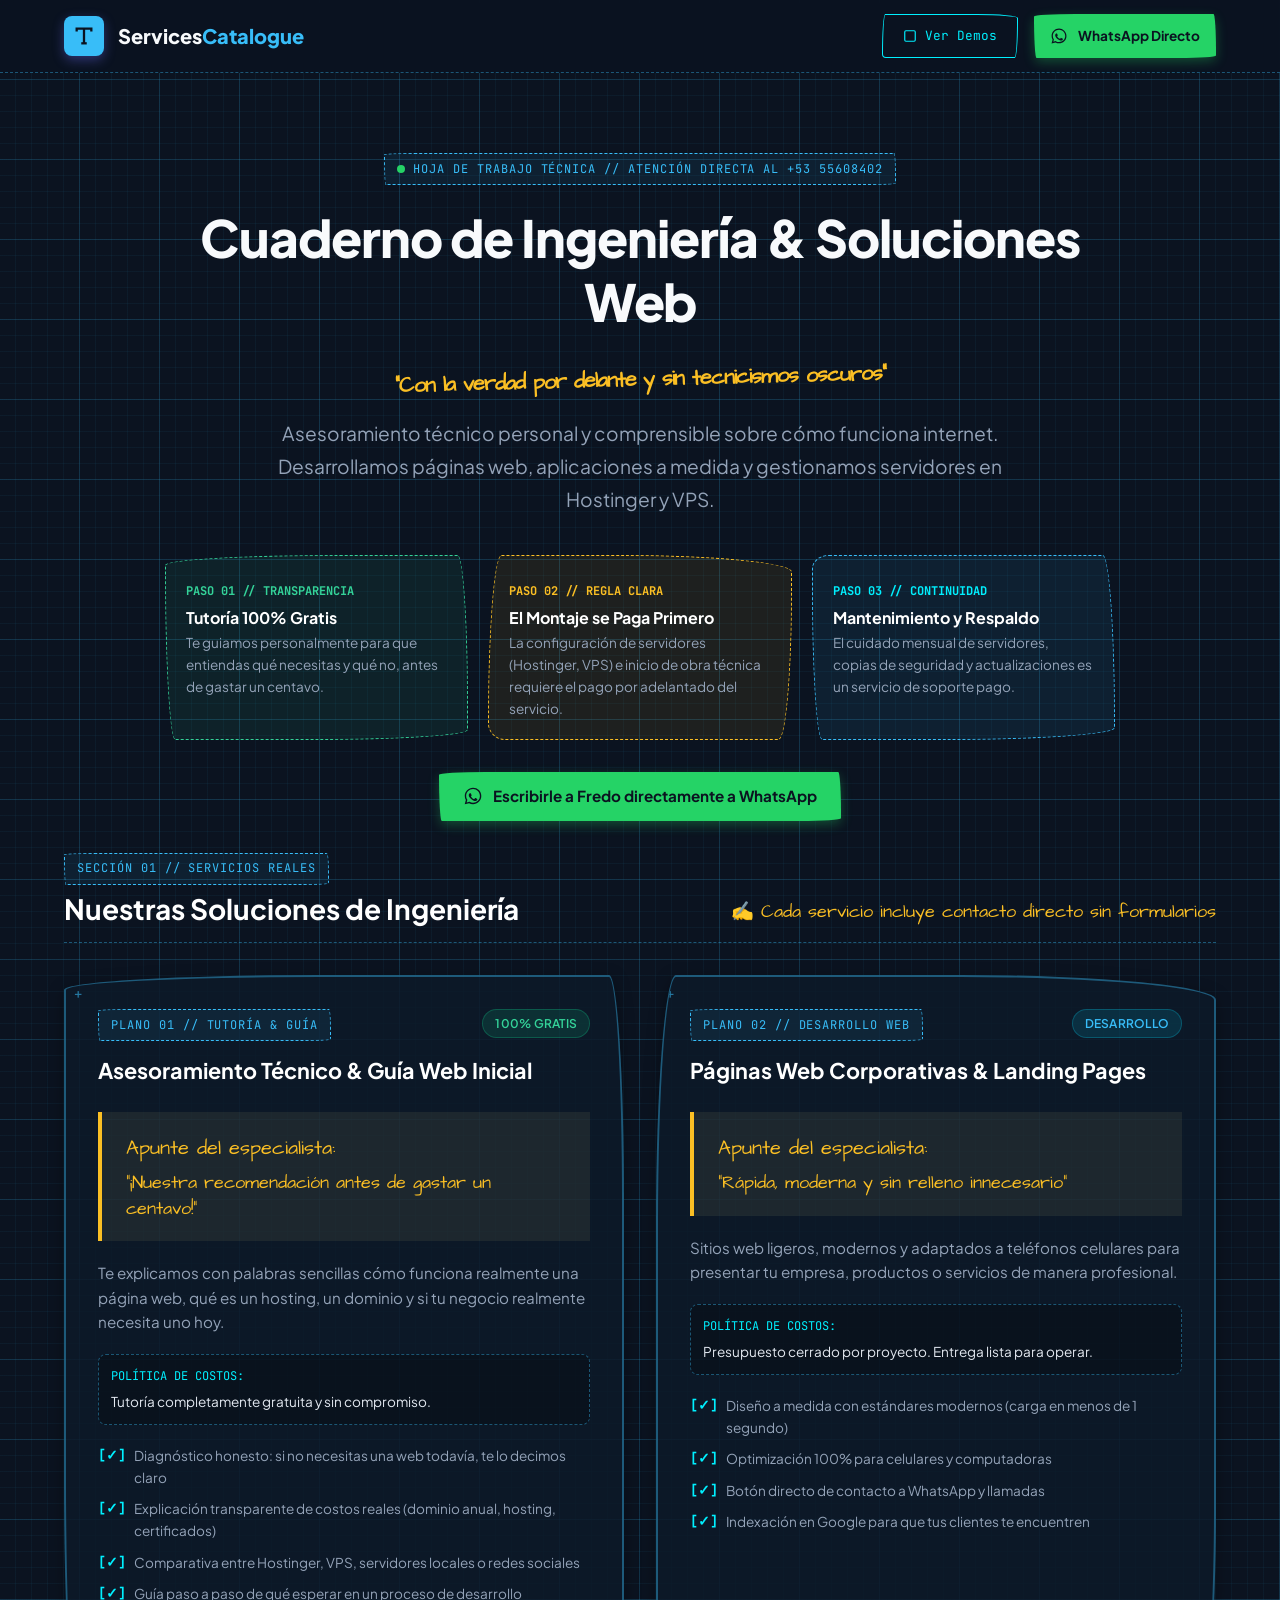
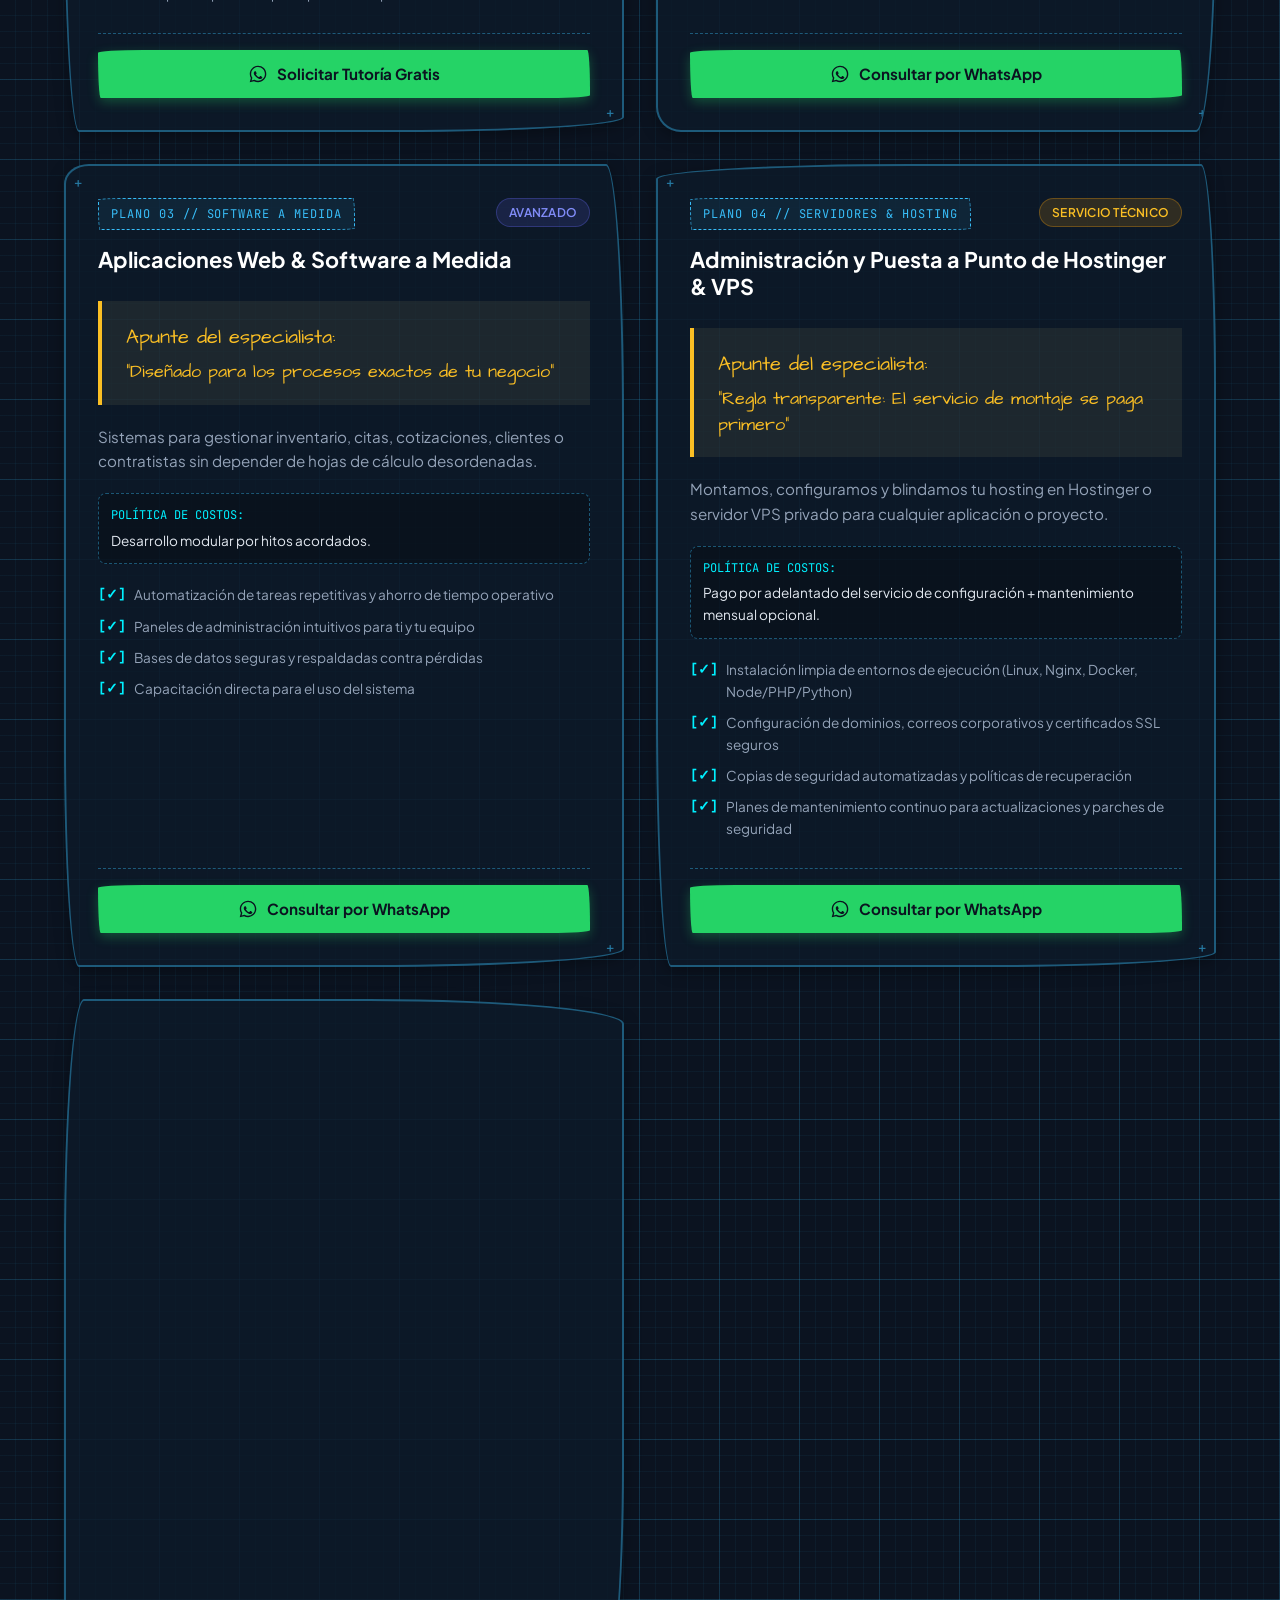
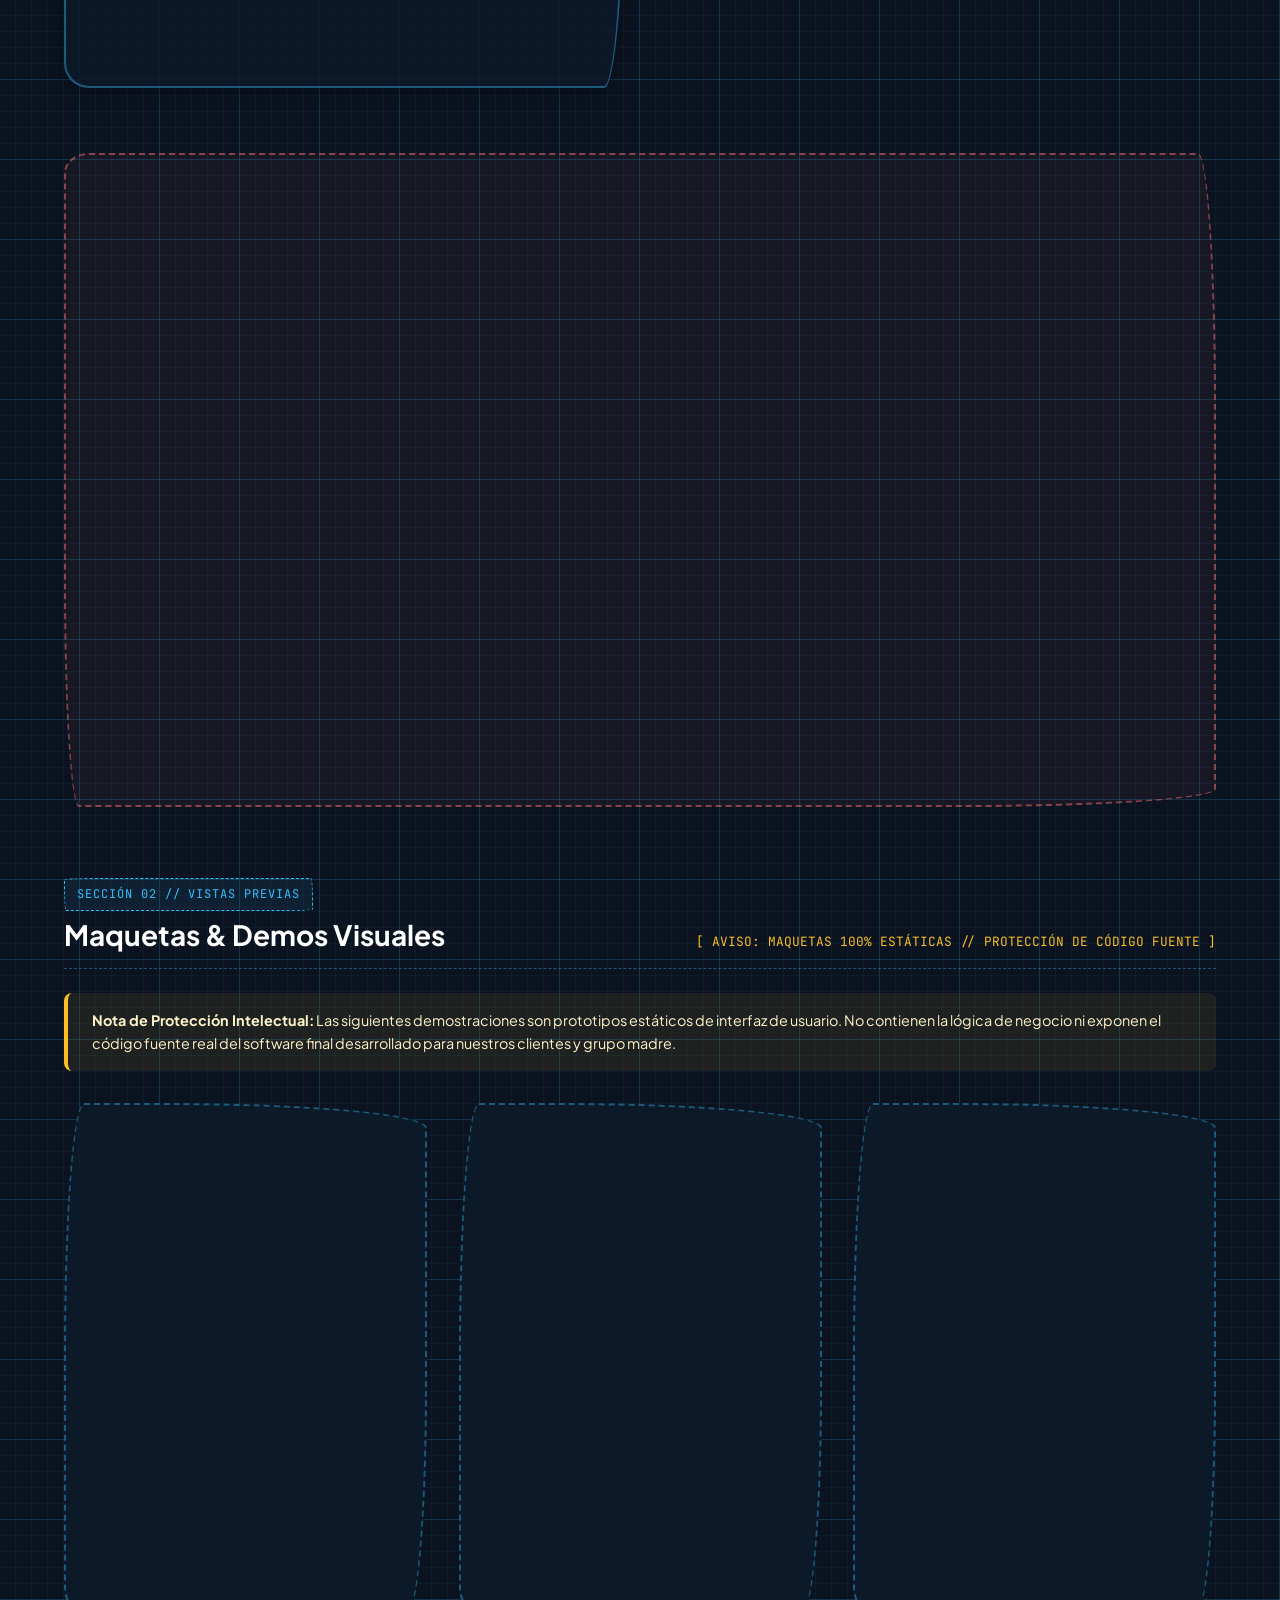
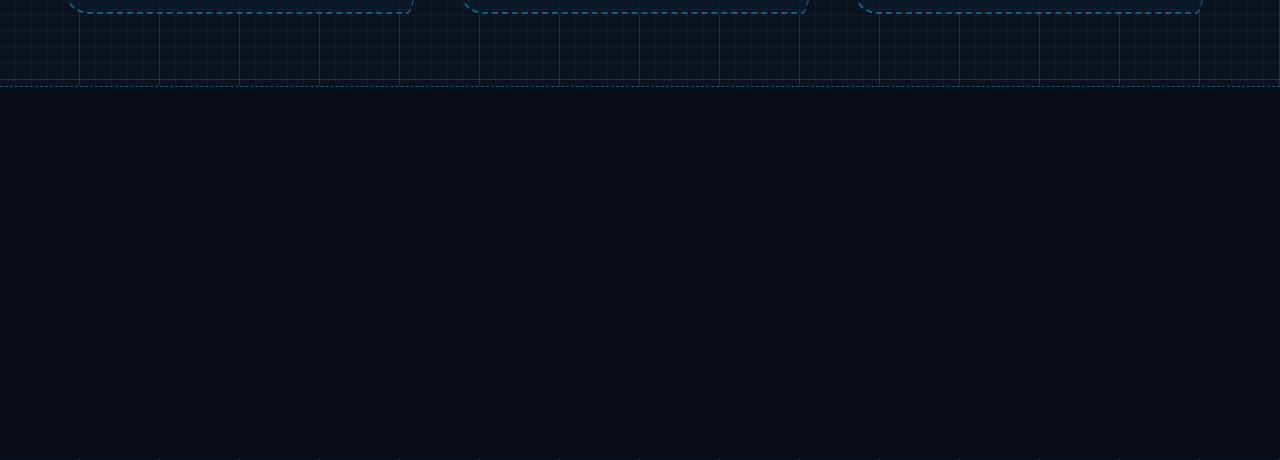
<file: index.html>
<!DOCTYPE html>
<html lang="es">
<head>
  <meta charset="UTF-8">
  <meta name="viewport" content="width=device-width, initial-scale=1.0">
  <title>Services Catalogue | Cuaderno Técnico & Soluciones Web</title>
  <meta name="description" content="Asesoría técnica web transparente, páginas web, desarrollo de software a medida y administración de servidores Hostinger/VPS. Contacto directo por WhatsApp.">
  <meta name="theme-color" content="#0b1320">

  <!-- Google Fonts: JetBrains Mono (Plano/Tech) + Architects Daughter (Notas a mano) + Plus Jakarta Sans (Lectura) -->
  <link rel="preconnect" href="https://fonts.googleapis.com">
  <link rel="preconnect" href="https://fonts.gstatic.com" crossorigin>
  <link href="https://fonts.googleapis.com/css2?family=Architects+Daughter&family=JetBrains+Mono:wght@400;600;700&family=Plus+Jakarta+Sans:wght@400;600;700&display=swap" rel="stylesheet">

  <!-- Stylesheets -->
  <link rel="stylesheet" href="styles/main.css">
  <link rel="stylesheet" href="styles/components.css">
  <link rel="stylesheet" href="styles/animations.css">
  <link rel="stylesheet" href="styles/blueprint.css">
</head>
<body>

  <!-- Top Navigation Bar -->
  <header class="navbar" id="top-nav" style="border-bottom: 1.5px dashed var(--bp-card-border);">
    <div class="container nav-container">
      <a href="#" class="brand" aria-label="Inicio">
        <div class="brand-icon" style="background: var(--ink-blue); color: #0b1320;">
          <svg width="22" height="22" viewBox="0 0 24 24" fill="none" stroke="currentColor" stroke-width="2.5">
            <polyline points="4 7 4 4 20 4 20 7"></polyline>
            <line x1="9" y1="20" x2="15" y2="20"></line>
            <line x1="12" y1="4" x2="12" y2="20"></line>
          </svg>
        </div>
        <div class="brand-text">Services<span>Catalogue</span></div>
      </a>

      <div class="nav-actions">
        <a href="#seccion-demos" class="btn-blueprint" style="font-size: 0.8rem;">
          <svg width="14" height="14" viewBox="0 0 24 24" fill="none" stroke="currentColor" stroke-width="2">
            <rect x="3" y="3" width="18" height="18" rx="2" ry="2"></rect>
          </svg>
          Ver Demos
        </a>
        <a id="nav-whatsapp-btn" href="#" target="_blank" rel="noopener noreferrer" class="btn-whatsapp" style="font-size: 0.85rem; padding: 0.5rem 1rem;">
          <svg width="18" height="18" viewBox="0 0 24 24" fill="currentColor">
            <path d="M12.04 2c-5.46 0-9.91 4.45-9.91 9.91 0 1.75.46 3.45 1.32 4.95L2.05 22l5.25-1.38c1.45.79 3.08 1.21 4.74 1.21 5.46 0 9.91-4.45 9.91-9.91 0-2.65-1.03-5.14-2.9-7.01A9.816 9.816 0 0 0 12.04 2zm.01 1.67c4.55 0 8.24 3.7 8.24 8.24 0 2.2-.86 4.28-2.42 5.83a8.217 8.217 0 0 1-5.83 2.42c-1.48 0-2.94-.39-4.21-1.15l-.3-.18-3.12.82.83-3.04-.2-.31a8.19 8.19 0 0 1-1.26-4.39c0-4.54 3.7-8.24 8.25-8.24zm4.52 11.66c-.25-.13-1.47-.72-1.7-.81-.23-.08-.39-.13-.56.13-.17.25-.64.81-.79.97-.14.17-.29.19-.54.06-.25-.13-1.06-.39-2.02-1.25-.75-.67-1.26-1.5-1.4-1.75-.15-.25-.02-.39.11-.51.11-.11.25-.29.38-.44.13-.15.17-.25.25-.42.08-.17.04-.32-.02-.44-.06-.13-.56-1.35-.77-1.85-.2-.49-.41-.42-.56-.43h-.48c-.17 0-.44.06-.67.32-.23.25-.88.86-.88 2.1 0 1.24.9 2.44 1.03 2.61.13.17 1.78 2.72 4.31 3.81.6.26 1.07.41 1.44.53.61.19 1.16.17 1.6.1.49-.07 1.47-.6 1.68-1.18.21-.59.21-1.09.15-1.19-.06-.1-.23-.17-.48-.29z"/>
          </svg>
          <span>WhatsApp Directo</span>
        </a>
      </div>
    </div>
  </header>

  <!-- Hero Section (Blueprint & Notes Style) -->
  <section class="hero" id="hero-section" style="padding-bottom: 2rem;">
    <div class="container">
      <div style="margin-bottom: 1.25rem;">
        <span class="blueprint-stamp">
          <span style="display: inline-block; width: 8px; height: 8px; border-radius: 50%; background: #25d366;"></span>
          HOJA DE TRABAJO TÉCNICA // ATENCIÓN DIRECTA AL +53 55608402
        </span>
      </div>

      <h1 class="hero-title" style="font-size: clamp(1.6rem, 5.5vw, 3.2rem); letter-spacing: -0.02em;">
        Cuaderno de Ingeniería & Soluciones Web <br>
        <span class="handwritten" style="color: var(--ink-amber); margin-top: 0.5rem;">
          "Con la verdad por delante y sin tecnicismos oscuros"
        </span>
      </h1>

      <p class="hero-subtitle" style="max-width: 780px;">
        Asesoramiento técnico personal y comprensible sobre cómo funciona internet. Desarrollamos páginas web, aplicaciones a medida y gestionamos servidores en Hostinger y VPS.
      </p>

      <!-- Reglas Claras / Banner de Transparencia -->
      <div style="display: grid; grid-template-columns: repeat(auto-fit, minmax(min(100%, 250px), 1fr)); gap: 1.25rem; max-width: 950px; margin: 2rem auto; text-align: left;">
        <div style="padding: 1.25rem; background: rgba(52, 211, 153, 0.08); border: 1.5px dashed var(--ink-emerald); border-radius: var(--rough-radius-1);">
          <span style="font-family: var(--font-tech); font-size: 0.75rem; color: var(--ink-emerald); font-weight: 700;">PASO 01 // TRANSPARENCIA</span>
          <h4 style="color: #fff; margin: 0.4rem 0 0.25rem;">Tutoría 100% Gratis</h4>
          <p style="font-size: 0.85rem; color: var(--ink-muted); margin: 0;">
            Te guiamos personalmente para que entiendas qué necesitas y qué no, antes de gastar un centavo.
          </p>
        </div>

        <div style="padding: 1.25rem; background: rgba(251, 191, 36, 0.08); border: 1.5px dashed var(--ink-amber); border-radius: var(--rough-radius-2);">
          <span style="font-family: var(--font-tech); font-size: 0.75rem; color: var(--ink-amber); font-weight: 700;">PASO 02 // REGLA CLARA</span>
          <h4 style="color: #fff; margin: 0.4rem 0 0.25rem;">El Montaje se Paga Primero</h4>
          <p style="font-size: 0.85rem; color: var(--ink-muted); margin: 0;">
            La configuración de servidores (Hostinger, VPS) e inicio de obra técnica requiere el pago por adelantado del servicio.
          </p>
        </div>

        <div style="padding: 1.25rem; background: rgba(56, 189, 248, 0.08); border: 1.5px dashed var(--ink-blue); border-radius: var(--rough-radius-3);">
          <span style="font-family: var(--font-tech); font-size: 0.75rem; color: var(--ink-cyan); font-weight: 700;">PASO 03 // CONTINUIDAD</span>
          <h4 style="color: #fff; margin: 0.4rem 0 0.25rem;">Mantenimiento y Respaldo</h4>
          <p style="font-size: 0.85rem; color: var(--ink-muted); margin: 0;">
            El cuidado mensual de servidores, copias de seguridad y actualizaciones es un servicio de soporte pago.
          </p>
        </div>
      </div>

      <div style="margin-top: 1.5rem;">
        <a id="hero-whatsapp-btn" href="#" target="_blank" rel="noopener noreferrer" class="btn-whatsapp" style="max-width: 100%;">
          <svg width="20" height="20" viewBox="0 0 24 24" fill="currentColor">
            <path d="M12.04 2c-5.46 0-9.91 4.45-9.91 9.91 0 1.75.46 3.45 1.32 4.95L2.05 22l5.25-1.38c1.45.79 3.08 1.21 4.74 1.21 5.46 0 9.91-4.45 9.91-9.91 0-2.65-1.03-5.14-2.9-7.01A9.816 9.816 0 0 0 12.04 2zm.01 1.67c4.55 0 8.24 3.7 8.24 8.24 0 2.2-.86 4.28-2.42 5.83a8.217 8.217 0 0 1-5.83 2.42c-1.48 0-2.94-.39-4.21-1.15l-.3-.18-3.12.82.83-3.04-.2-.31a8.19 8.19 0 0 1-1.26-4.39c0-4.54 3.7-8.24 8.25-8.24zm4.52 11.66c-.25-.13-1.47-.72-1.7-.81-.23-.08-.39-.13-.56.13-.17.25-.64.81-.79.97-.14.17-.29.19-.54.06-.25-.13-1.06-.39-2.02-1.25-.75-.67-1.26-1.5-1.4-1.75-.15-.25-.02-.39.11-.51.11-.11.25-.29.38-.44.13-.15.17-.25.25-.42.08-.17.04-.32-.02-.44-.06-.13-.56-1.35-.77-1.85-.2-.49-.41-.42-.56-.43h-.48c-.17 0-.44.06-.67.32-.23.25-.88.86-.88 2.1 0 1.24.9 2.44 1.03 2.61.13.17 1.78 2.72 4.31 3.81.6.26 1.07.41 1.44.53.61.19 1.16.17 1.6.1.49-.07 1.47-.6 1.68-1.18.21-.59.21-1.09.15-1.19-.06-.1-.23-.17-.48-.29z"/>
          </svg>
          <span>Escribirle a Fredo directamente a WhatsApp</span>
        </a>
      </div>
    </div>
  </section>

  <!-- Main Blueprint Services Listing -->
  <main class="container" id="main-content">

    <div style="display: flex; justify-content: space-between; align-items: flex-end; margin-bottom: 2rem; border-bottom: 1.5px dashed var(--bp-card-border); padding-bottom: 1rem; flex-wrap: wrap; gap: 1rem;">
      <div>
        <span class="blueprint-stamp">SECCIÓN 01 // SERVICIOS REALES</span>
        <h2 style="font-size: clamp(1.4rem, 4vw, 1.75rem); color: #fff; margin-top: 0.4rem;">Nuestras Soluciones de Ingeniería</h2>
      </div>
      <div style="font-family: var(--font-hand); color: var(--ink-amber); font-size: clamp(1rem, 2.8vw, 1.15rem);">
        ✍️ Cada servicio incluye contacto directo sin formularios
      </div>
    </div>

    <!-- Dynamic Grid injected via catalogue.js -->
    <div class="services-grid" id="services-grid"></div>

    <!-- SECCIÓN ESPECIAL: HABLEMOS CLARO (PARA CUBA) -->
    <section class="cuba-section" id="seccion-cuba">
      <div style="display: flex; justify-content: space-between; align-items: flex-start; gap: 1rem; margin-bottom: 1.25rem; flex-wrap: wrap;">
        <div>
          <span class="cuba-badge">ATENCIÓN ESPECIALIZADA EN CUBA</span>
          <h2 style="font-size: clamp(1.4rem, 4vw, 1.85rem); color: #fff; margin-top: 0.5rem; letter-spacing: -0.02em;">
            Hablemos Claro: Para Nuestra Gente en la Isla 🇨🇺
          </h2>
        </div>
        <span class="blueprint-stamp" style="border-color: var(--ink-cuba); color: var(--ink-cuba);">
          ANÁLISIS DE FACTIBILIDAD
        </span>
      </div>

      <p style="font-size: clamp(0.92rem, 2.5vw, 1.05rem); color: #f8fafc; line-height: 1.7; margin-bottom: 1.25rem; max-width: 950px;">
        A nuestra gente no se le ponen límites, <strong>se le habla claro</strong>. No venimos a pintarte un paisaje idílico que no puedas sostener por culpa de la realidad eléctrica y de conectividad que vive el país cada segundo.
      </p>

      <div class="margin-note" style="border-left-color: var(--ink-cuba); background: rgba(248, 113, 113, 0.08);">
        <div class="margin-note-title" style="color: var(--ink-cuba);">Diagnóstico de Realidad:</div>
        <p style="font-family: var(--font-hand); color: #fecaca; font-size: clamp(1rem, 2.8vw, 1.15rem); margin: 0; line-height: 1.5;">
          "Si eres un cubano de a pie o un emprendedor en Cuba y necesitas una web o un sistema, nos sentamos a discutirlo con la verdad por delante: si un hosting en el extranjero es viable para ti o si la solución real y económica para tu negocio es montarte un servidor en una PC local con Nauta Hogar, DDNS o una intranet comercial offline."
        </p>
      </div>

      <div style="display: grid; grid-template-columns: repeat(auto-fit, minmax(min(100%, 250px), 1fr)); gap: 1.25rem; margin: 2rem 0;">
        <div style="padding: 1rem; background: rgba(0,0,0,0.3); border-radius: 8px; border: 1px dashed rgba(248, 113, 113, 0.4);">
          <h4 style="color: var(--ink-cuba); margin-bottom: 0.35rem;">1. Cero Venta de Humo</h4>
          <p style="font-size: 0.85rem; color: var(--ink-muted); margin: 0;">
            Evaluamos si tu negocio realmente necesita pagos en divisas o si te basta un catálogo local de alta velocidad.
          </p>
        </div>

        <div style="padding: 1rem; background: rgba(0,0,0,0.3); border-radius: 8px; border: 1px dashed rgba(248, 113, 113, 0.4);">
          <h4 style="color: var(--ink-cuba); margin-bottom: 0.35rem;">2. Servidor en PC Local / Nauta Hogar</h4>
          <p style="font-size: 0.85rem; color: var(--ink-muted); margin: 0;">
            Configuración de equipos locales con túneles seguros para atender tu negocio sin depender de pasarelas internacionales.
          </p>
        </div>

        <div style="padding: 1rem; background: rgba(0,0,0,0.3); border-radius: 8px; border: 1px dashed rgba(248, 113, 113, 0.4);">
          <h4 style="color: var(--ink-cuba); margin-bottom: 0.35rem;">3. Sistemas Offline-First</h4>
          <p style="font-size: 0.85rem; color: var(--ink-muted); margin: 0;">
            Sistemas que siguen funcionando y cobrando aunque se caiga la conexión o ocurran interrupciones.
          </p>
        </div>
      </div>

      <div style="display: flex; justify-content: flex-end;">
        <a id="cuba-whatsapp-btn" href="#" target="_blank" rel="noopener noreferrer" class="btn-whatsapp" style="background: #ef4444; color: #fff !important;">
          <svg width="20" height="20" viewBox="0 0 24 24" fill="currentColor">
            <path d="M12.04 2c-5.46 0-9.91 4.45-9.91 9.91 0 1.75.46 3.45 1.32 4.95L2.05 22l5.25-1.38c1.45.79 3.08 1.21 4.74 1.21 5.46 0 9.91-4.45 9.91-9.91 0-2.65-1.03-5.14-2.9-7.01A9.816 9.816 0 0 0 12.04 2zm.01 1.67c4.55 0 8.24 3.7 8.24 8.24 0 2.2-.86 4.28-2.42 5.83a8.217 8.217 0 0 1-5.83 2.42c-1.48 0-2.94-.39-4.21-1.15l-.3-.18-3.12.82.83-3.04-.2-.31a8.19 8.19 0 0 1-1.26-4.39c0-4.54 3.7-8.24 8.25-8.24zm4.52 11.66c-.25-.13-1.47-.72-1.7-.81-.23-.08-.39-.13-.56.13-.17.25-.64.81-.79.97-.14.17-.29.19-.54.06-.25-.13-1.06-.39-2.02-1.25-.75-.67-1.26-1.5-1.4-1.75-.15-.25-.02-.39.11-.51.11-.11.25-.29.38-.44.13-.15.17-.25.25-.42.08-.17.04-.32-.02-.44-.06-.13-.56-1.35-.77-1.85-.2-.49-.41-.42-.56-.43h-.48c-.17 0-.44.06-.67.32-.23.25-.88.86-.88 2.1 0 1.24.9 2.44 1.03 2.61.13.17 1.78 2.72 4.31 3.81.6.26 1.07.41 1.44.53.61.19 1.16.17 1.6.1.49-.07 1.47-.6 1.68-1.18.21-.59.21-1.09.15-1.19-.06-.1-.23-.17-.48-.29z"/>
          </svg>
          <span>Hablar con Fredo sobre mi proyecto en Cuba</span>
        </a>
      </div>
    </section>

    <!-- SECCIÓN DE DEMOS VISUALES ESTÁTICAS -->
    <section id="seccion-demos" style="margin: 4.5rem 0;">
      <div style="display: flex; justify-content: space-between; align-items: flex-end; margin-bottom: 1.5rem; border-bottom: 1.5px dashed var(--bp-card-border); padding-bottom: 1rem; flex-wrap: wrap; gap: 1rem;">
        <div>
          <span class="blueprint-stamp">SECCIÓN 02 // VISTAS PREVIAS</span>
          <h2 style="font-size: 1.75rem; color: #fff; margin-top: 0.4rem;">Maquetas & Demos Visuales</h2>
        </div>
        <div style="font-family: var(--font-tech); font-size: 0.8rem; color: var(--ink-amber);">
          [ AVISO: MAQUETAS 100% ESTÁTICAS // PROTECCIÓN DE CÓDIGO FUENTE ]
        </div>
      </div>

      <div style="background: rgba(251, 191, 36, 0.08); border-left: 4px solid var(--ink-amber); padding: 1rem 1.5rem; border-radius: 8px; margin-bottom: 2rem;">
        <p style="font-size: 0.9rem; color: #fef3c7; margin: 0; line-height: 1.6;">
          <strong>Nota de Protección Intelectual:</strong> Las siguientes demostraciones son prototipos estáticos de interfaz de usuario. No contienen la lógica de negocio ni exponen el código fuente real del software final desarrollado para nuestros clientes y grupo madre.
        </p>
      </div>

      <!-- Injected via catalogue.js -->
      <div class="demos-grid" id="demos-grid"></div>
    </section>

  </main>

  <!-- Site Footer -->
  <footer class="footer" style="border-top: 1.5px dashed var(--bp-card-border); background: #080d16;">
    <div class="container">
      <div class="footer-grid">
        <div class="footer-brand">
          <div class="brand">
            <div class="brand-icon" style="background: var(--ink-blue); color: #0b1320;">
              <svg width="22" height="22" viewBox="0 0 24 24" fill="none" stroke="currentColor" stroke-width="2.5">
                <polyline points="4 7 4 4 20 4 20 7"></polyline>
                <line x1="9" y1="20" x2="15" y2="20"></line>
                <line x1="12" y1="4" x2="12" y2="20"></line>
              </svg>
            </div>
            <div class="brand-text">Services<span>Catalogue</span></div>
          </div>
          <p style="font-size: 0.88rem; color: var(--ink-muted); margin-top: 1rem; line-height: 1.6;">
            Cuaderno técnico de asesoramiento, desarrollo web y administración de servidores. Construido bajo principios de transparencia, honestidad y contacto directo.
          </p>
        </div>

        <div class="footer-col">
          <h4 style="font-family: var(--font-tech); color: var(--ink-cyan);">CANAL DIRECTO</h4>
          <ul class="footer-links">
            <li><a href="https://wa.me/5355608402" target="_blank" rel="noopener noreferrer">WhatsApp: +53 55608402</a></li>
            <li><a href="#hero-section">Tutoría Inicial Gratuita</a></li>
            <li><a href="#seccion-cuba">Atención Especializada en Cuba</a></li>
            <li><a href="#seccion-demos">Maquetas Visuales</a></li>
          </ul>
        </div>

        <div class="footer-col">
          <h4 style="font-family: var(--font-tech); color: var(--ink-cyan);">REGLAS DE SERVICIO</h4>
          <ul class="footer-links">
            <li style="color: var(--ink-muted); font-size: 0.85rem;">• Asesoría inicial: 100% Gratis</li>
            <li style="color: var(--ink-muted); font-size: 0.85rem;">• Montaje Hostinger/VPS: Pago previo</li>
            <li style="color: var(--ink-muted); font-size: 0.85rem;">• Mantenimiento: Póliza mensual</li>
            <li style="color: var(--ink-muted); font-size: 0.85rem;">• Código fuente protegido</li>
          </ul>
        </div>
      </div>

      <div class="footer-bottom" style="border-top: 1px dashed var(--bp-card-border);">
        <p>&copy; 2026 Services Catalogue. Todos los derechos reservados.</p>
        <p style="font-family: var(--font-tech); font-size: 0.75rem; color: var(--ink-muted);">
          Diseño Blueprint & Plano de Arquitecto // Sin dependencias externas
        </p>
      </div>
    </div>
  </footer>

  <!-- Scripts -->
  <script src="js/data.js"></script>
  <script src="js/catalogue.js"></script>
</body>
</html>
</file>
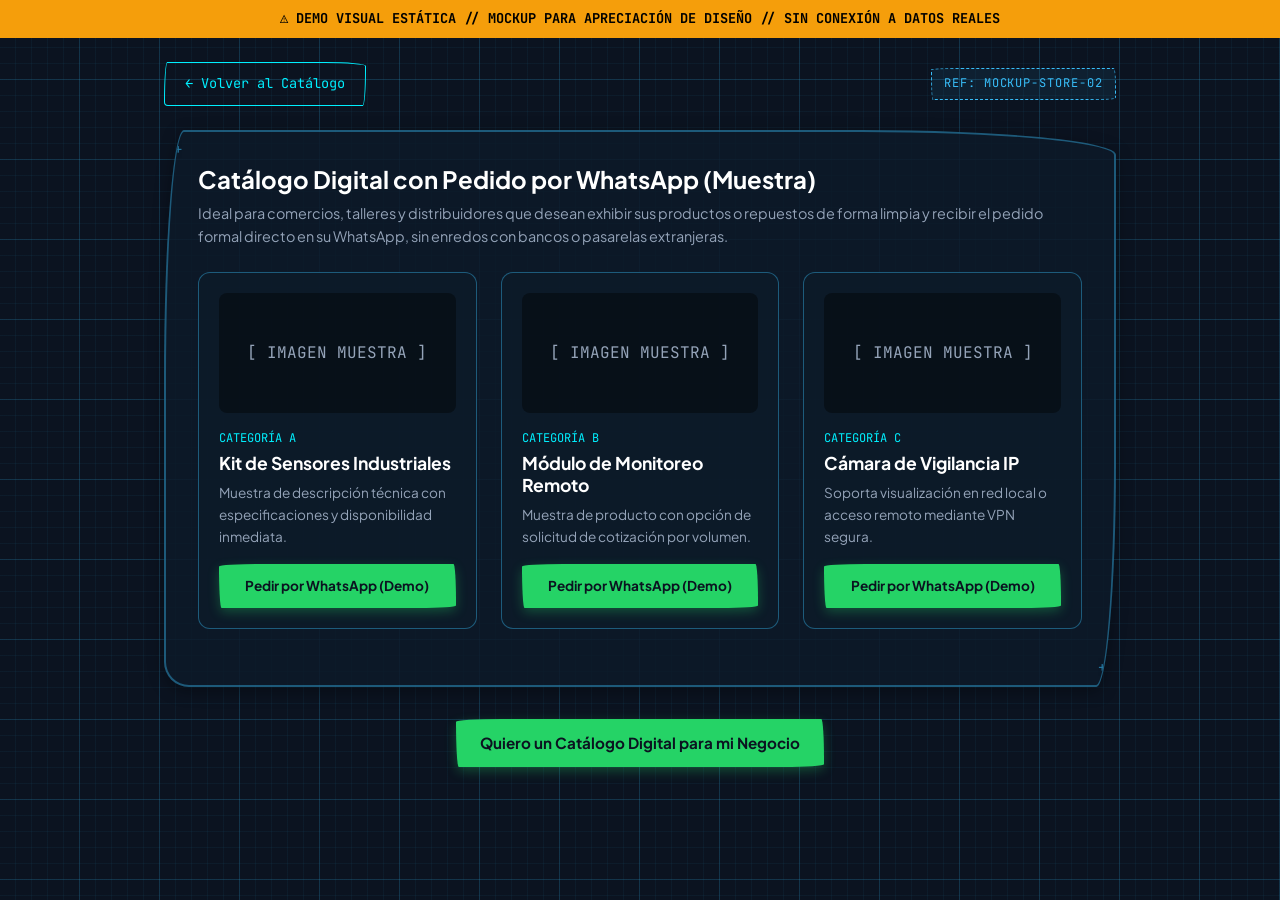
<file: demos/catalog-preview.html>
<!DOCTYPE html>
<html lang="es">
<head>
  <meta charset="UTF-8">
  <meta name="viewport" content="width=device-width, initial-scale=1.0">
  <title>Maqueta Visual: Catálogo Digital de Productos</title>
  <link rel="preconnect" href="https://fonts.googleapis.com">
  <link rel="preconnect" href="https://fonts.gstatic.com" crossorigin>
  <link href="https://fonts.googleapis.com/css2?family=JetBrains+Mono:wght@400;600&family=Plus+Jakarta+Sans:wght@400;600;700&display=swap" rel="stylesheet">
  <link rel="stylesheet" href="../styles/main.css">
  <link rel="stylesheet" href="../styles/blueprint.css">
  <style>
    .watermark-banner {
      background: #f59e0b;
      color: #000;
      text-align: center;
      padding: 0.5rem 1rem;
      font-weight: 700;
      font-size: 0.85rem;
      font-family: var(--font-tech);
      position: sticky;
      top: 0;
      z-index: 1000;
    }
    .preview-container {
      max-width: 1000px;
      margin: 1.5rem auto 3rem;
      padding: 0 clamp(0.75rem, 3vw, 1.5rem);
    }
    .product-grid {
      display: grid;
      grid-template-columns: repeat(auto-fit, minmax(min(100%, 250px), 1fr));
      gap: clamp(1rem, 3vw, 1.5rem);
      margin: 1.5rem 0;
    }
    .product-card {
      background: rgba(13, 27, 42, 0.9);
      border: 1px solid var(--bp-card-border);
      border-radius: 12px;
      padding: clamp(1rem, 2.5vw, 1.25rem);
      display: flex;
      flex-direction: column;
    }
  </style>
</head>
<body>

  <div class="watermark-banner">
    ⚠️ DEMO VISUAL ESTÁTICA // MOCKUP PARA APRECIACIÓN DE DISEÑO // SIN CONEXIÓN A DATOS REALES
  </div>

  <div class="preview-container">
    <div style="display: flex; justify-content: space-between; align-items: center; margin-bottom: 1.5rem; flex-wrap: wrap; gap: 0.75rem;">
      <a href="../index.html" class="btn-blueprint">← Volver al Catálogo</a>
      <span class="blueprint-stamp">REF: MOCKUP-STORE-02</span>
    </div>

    <div class="blueprint-card">
      <h2 style="font-size: 1.5rem; margin-bottom: 0.5rem; color: #fff;">Catálogo Digital con Pedido por WhatsApp (Muestra)</h2>
      <p style="color: var(--ink-muted); font-size: 0.9rem;">
        Ideal para comercios, talleres y distribuidores que desean exhibir sus productos o repuestos de forma limpia y recibir el pedido formal directo en su WhatsApp, sin enredos con bancos o pasarelas extranjeras.
      </p>

      <div class="product-grid">
        <div class="product-card">
          <div style="height: 120px; background: rgba(0,0,0,0.4); border-radius: 8px; display: flex; align-items: center; justify-content: center; font-family: var(--font-tech); color: var(--ink-muted); margin-bottom: 1rem;">
            [ IMAGEN MUESTRA ]
          </div>
          <span style="font-size: 0.75rem; color: var(--ink-cyan); font-family: var(--font-tech);">CATEGORÍA A</span>
          <h4 style="font-size: 1.1rem; color: #fff; margin: 0.25rem 0 0.5rem;">Kit de Sensores Industriales</h4>
          <p style="font-size: 0.85rem; color: var(--ink-muted); margin-bottom: 1rem; flex-grow: 1;">
            Muestra de descripción técnica con especificaciones y disponibilidad inmediata.
          </p>
          <button class="btn-whatsapp" style="font-size: 0.85rem; padding: 0.5rem;" onclick="alert('Esta es una maqueta estática de demostración.')">
            Pedir por WhatsApp (Demo)
          </button>
        </div>

        <div class="product-card">
          <div style="height: 120px; background: rgba(0,0,0,0.4); border-radius: 8px; display: flex; align-items: center; justify-content: center; font-family: var(--font-tech); color: var(--ink-muted); margin-bottom: 1rem;">
            [ IMAGEN MUESTRA ]
          </div>
          <span style="font-size: 0.75rem; color: var(--ink-cyan); font-family: var(--font-tech);">CATEGORÍA B</span>
          <h4 style="font-size: 1.1rem; color: #fff; margin: 0.25rem 0 0.5rem;">Módulo de Monitoreo Remoto</h4>
          <p style="font-size: 0.85rem; color: var(--ink-muted); margin-bottom: 1rem; flex-grow: 1;">
            Muestra de producto con opción de solicitud de cotización por volumen.
          </p>
          <button class="btn-whatsapp" style="font-size: 0.85rem; padding: 0.5rem;" onclick="alert('Esta es una maqueta estática de demostración.')">
            Pedir por WhatsApp (Demo)
          </button>
        </div>

        <div class="product-card">
          <div style="height: 120px; background: rgba(0,0,0,0.4); border-radius: 8px; display: flex; align-items: center; justify-content: center; font-family: var(--font-tech); color: var(--ink-muted); margin-bottom: 1rem;">
            [ IMAGEN MUESTRA ]
          </div>
          <span style="font-size: 0.75rem; color: var(--ink-cyan); font-family: var(--font-tech);">CATEGORÍA C</span>
          <h4 style="font-size: 1.1rem; color: #fff; margin: 0.25rem 0 0.5rem;">Cámara de Vigilancia IP</h4>
          <p style="font-size: 0.85rem; color: var(--ink-muted); margin-bottom: 1rem; flex-grow: 1;">
            Soporta visualización en red local o acceso remoto mediante VPN segura.
          </p>
          <button class="btn-whatsapp" style="font-size: 0.85rem; padding: 0.5rem;" onclick="alert('Esta es una maqueta estática de demostración.')">
            Pedir por WhatsApp (Demo)
          </button>
        </div>
      </div>
    </div>

    <div style="text-align: center; margin-top: 2rem;">
      <a href="https://wa.me/5355608402?text=Hola%20Fredo!%20Vi%20la%20maqueta%20del%20catalogo%20de%20productos%20y%20quiero%20cotizar%20uno%20para%20mi%20negocio." class="btn-whatsapp">
        Quiero un Catálogo Digital para mi Negocio
      </a>
    </div>
  </div>

</body>
</html>
</file>
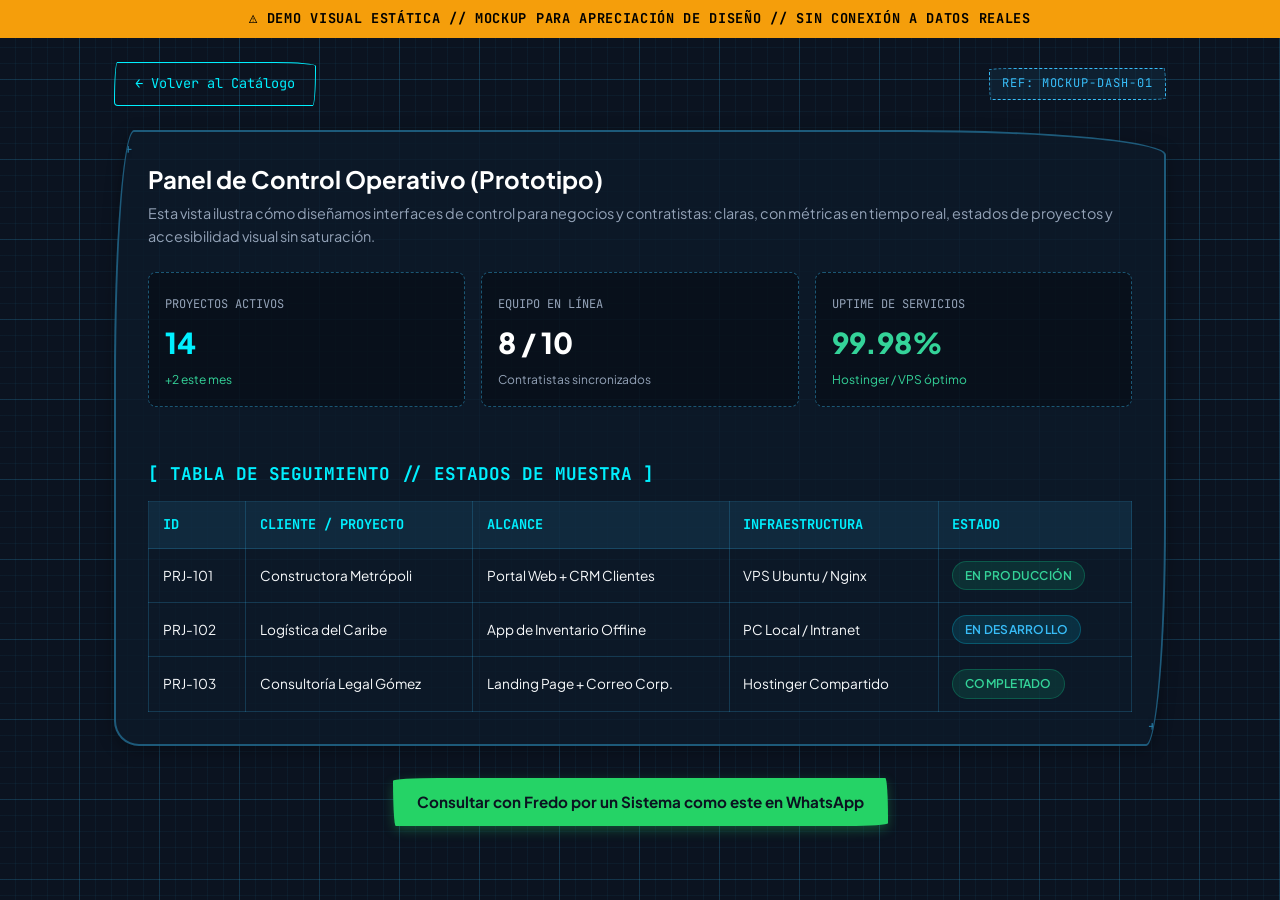
<file: demos/dashboard-preview.html>
<!DOCTYPE html>
<html lang="es">
<head>
  <meta charset="UTF-8">
  <meta name="viewport" content="width=device-width, initial-scale=1.0">
  <title>Maqueta Visual: Panel Administrativo & Operaciones</title>
  <link rel="preconnect" href="https://fonts.googleapis.com">
  <link rel="preconnect" href="https://fonts.gstatic.com" crossorigin>
  <link href="https://fonts.googleapis.com/css2?family=JetBrains+Mono:wght@400;600&family=Plus+Jakarta+Sans:wght@400;600;700&display=swap" rel="stylesheet">
  <link rel="stylesheet" href="../styles/main.css">
  <link rel="stylesheet" href="../styles/blueprint.css">
  <style>
    .watermark-banner {
      background: #f59e0b;
      color: #000;
      text-align: center;
      padding: 0.5rem 1rem;
      font-weight: 700;
      font-size: 0.85rem;
      font-family: var(--font-tech);
      letter-spacing: 0.05em;
      position: sticky;
      top: 0;
      z-index: 1000;
    }
    .preview-container {
      max-width: 1100px;
      margin: 1.5rem auto 3rem;
      padding: 0 clamp(0.75rem, 3vw, 1.5rem);
    }
    .mockup-table {
      width: 100%;
      border-collapse: collapse;
      margin-top: 1rem;
      font-size: clamp(0.75rem, 2vw, 0.85rem);
      min-width: 520px;
    }
    .mockup-table th, .mockup-table td {
      padding: 0.75rem 0.85rem;
      border: 1px solid rgba(56, 189, 248, 0.2);
      text-align: left;
    }
    .mockup-table th {
      background: rgba(56, 189, 248, 0.1);
      color: var(--ink-cyan);
      font-family: var(--font-tech);
    }
  </style>
</head>
<body>

  <div class="watermark-banner">
    ⚠️ DEMO VISUAL ESTÁTICA // MOCKUP PARA APRECIACIÓN DE DISEÑO // SIN CONEXIÓN A DATOS REALES
  </div>

  <div class="preview-container">
    <div style="display: flex; justify-content: space-between; align-items: center; margin-bottom: 1.5rem; flex-wrap: wrap; gap: 0.75rem;">
      <a href="../index.html" class="btn-blueprint">← Volver al Catálogo</a>
      <span class="blueprint-stamp">REF: MOCKUP-DASH-01</span>
    </div>

    <div class="blueprint-card" style="margin-bottom: 2rem;">
      <h2 style="font-size: 1.5rem; margin-bottom: 0.5rem; color: #fff;">Panel de Control Operativo (Prototipo)</h2>
      <p style="color: var(--ink-muted); font-size: 0.9rem;">
        Esta vista ilustra cómo diseñamos interfaces de control para negocios y contratistas: claras, con métricas en tiempo real, estados de proyectos y accesibilidad visual sin saturación.
      </p>

      <div style="display: grid; grid-template-columns: repeat(auto-fit, minmax(200px, 1fr)); gap: 1rem; margin: 1.5rem 0;">
        <div style="padding: 1rem; background: rgba(0,0,0,0.3); border: 1px dashed var(--bp-card-border); border-radius: 8px;">
          <span style="font-size: 0.75rem; color: var(--ink-muted); font-family: var(--font-tech);">PROYECTOS ACTIVOS</span>
          <div style="font-size: 1.8rem; font-weight: 800; color: var(--ink-cyan); margin-top: 0.25rem;">14</div>
          <span style="font-size: 0.75rem; color: var(--ink-emerald);">+2 este mes</span>
        </div>
        <div style="padding: 1rem; background: rgba(0,0,0,0.3); border: 1px dashed var(--bp-card-border); border-radius: 8px;">
          <span style="font-size: 0.75rem; color: var(--ink-muted); font-family: var(--font-tech);">EQUIPO EN LÍNEA</span>
          <div style="font-size: 1.8rem; font-weight: 800; color: #fff; margin-top: 0.25rem;">8 / 10</div>
          <span style="font-size: 0.75rem; color: var(--ink-muted);">Contratistas sincronizados</span>
        </div>
        <div style="padding: 1rem; background: rgba(0,0,0,0.3); border: 1px dashed var(--bp-card-border); border-radius: 8px;">
          <span style="font-size: 0.75rem; color: var(--ink-muted); font-family: var(--font-tech);">UPTIME DE SERVICIOS</span>
          <div style="font-size: 1.8rem; font-weight: 800; color: var(--ink-emerald); margin-top: 0.25rem;">99.98%</div>
          <span style="font-size: 0.75rem; color: var(--ink-emerald);">Hostinger / VPS óptimo</span>
        </div>
      </div>

      <h3 style="font-size: 1.1rem; margin-top: 2rem; color: var(--ink-cyan); font-family: var(--font-tech);">
        [ TABLA DE SEGUIMIENTO // ESTADOS DE MUESTRA ]
      </h3>
      <div style="overflow-x: auto;">
        <table class="mockup-table">
          <thead>
            <tr>
              <th>ID</th>
              <th>CLIENTE / PROYECTO</th>
              <th>ALCANCE</th>
              <th>INFRAESTRUCTURA</th>
              <th>ESTADO</th>
            </tr>
          </thead>
          <tbody>
            <tr>
              <td>PRJ-101</td>
              <td>Constructora Metrópoli</td>
              <td>Portal Web + CRM Clientes</td>
              <td>VPS Ubuntu / Nginx</td>
              <td><span class="badge badge-emerald">En Producción</span></td>
            </tr>
            <tr>
              <td>PRJ-102</td>
              <td>Logística del Caribe</td>
              <td>App de Inventario Offline</td>
              <td>PC Local / Intranet</td>
              <td><span class="badge badge-cyan">En Desarrollo</span></td>
            </tr>
            <tr>
              <td>PRJ-103</td>
              <td>Consultoría Legal Gómez</td>
              <td>Landing Page + Correo Corp.</td>
              <td>Hostinger Compartido</td>
              <td><span class="badge badge-emerald">Completado</span></td>
            </tr>
          </tbody>
        </table>
      </div>
    </div>

    <div style="text-align: center; margin-top: 2rem;">
      <a href="https://wa.me/5355608402?text=Hola%20Fredo!%20Vi%20la%20maqueta%20del%20panel%20de%20control%20y%20quiero%20cotizar%20un%20sistema%20similar%20para%20mi%20empresa." class="btn-whatsapp">
        Consultar con Fredo por un Sistema como este en WhatsApp
      </a>
    </div>
  </div>

</body>
</html>
</file>
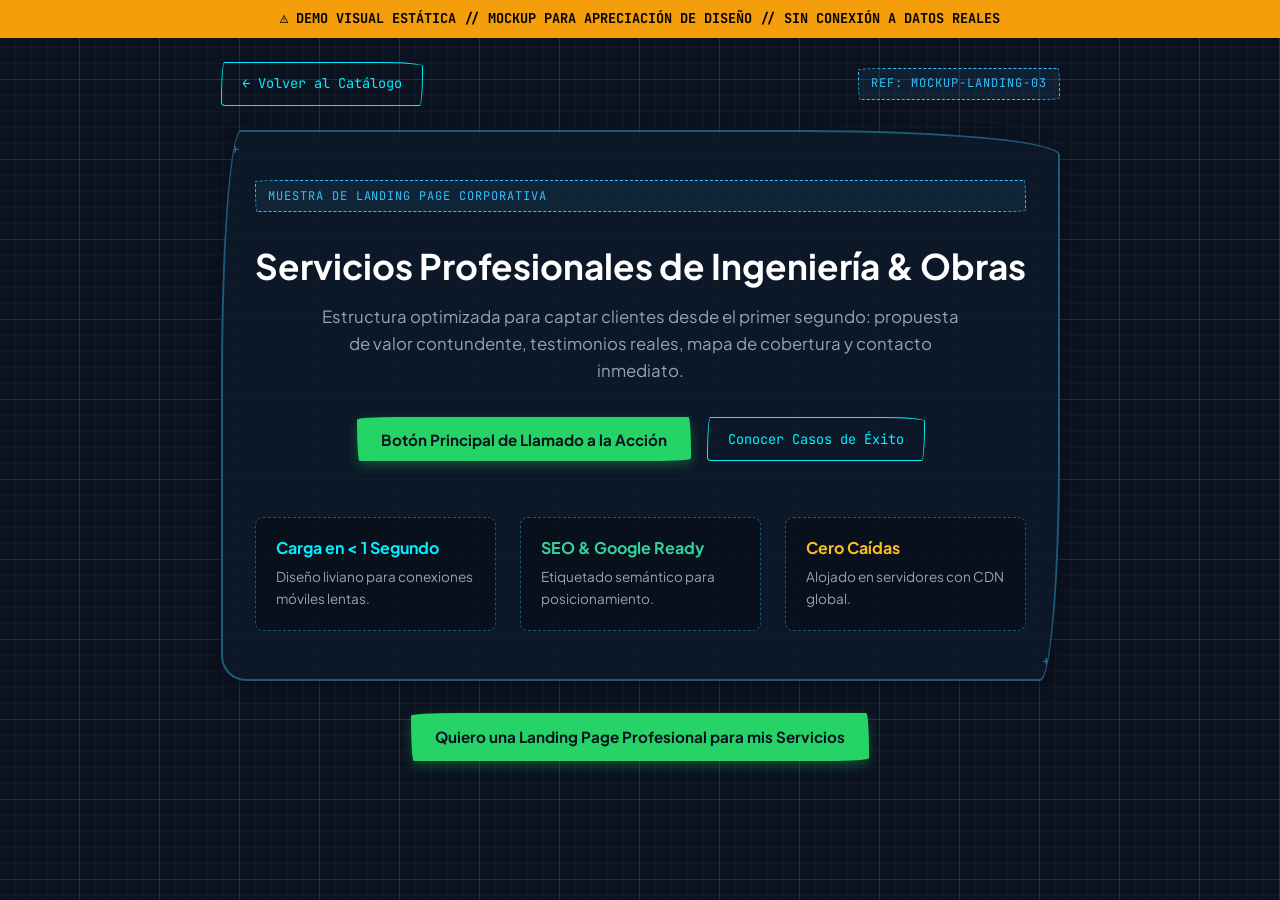
<file: demos/landing-preview.html>
<!DOCTYPE html>
<html lang="es">
<head>
  <meta charset="UTF-8">
  <meta name="viewport" content="width=device-width, initial-scale=1.0">
  <title>Maqueta Visual: Landing Page de Servicios</title>
  <link rel="preconnect" href="https://fonts.googleapis.com">
  <link rel="preconnect" href="https://fonts.gstatic.com" crossorigin>
  <link href="https://fonts.googleapis.com/css2?family=JetBrains+Mono:wght@400;600&family=Plus+Jakarta+Sans:wght@400;600;700&display=swap" rel="stylesheet">
  <link rel="stylesheet" href="../styles/main.css">
  <link rel="stylesheet" href="../styles/blueprint.css">
  <style>
    .watermark-banner {
      background: #f59e0b;
      color: #000;
      text-align: center;
      padding: 0.5rem 1rem;
      font-weight: 700;
      font-size: 0.85rem;
      font-family: var(--font-tech);
      position: sticky;
      top: 0;
      z-index: 1000;
    }
    .preview-container {
      max-width: 900px;
      margin: 1.5rem auto 3rem;
      padding: 0 clamp(0.75rem, 3vw, 1.5rem);
    }
  </style>
</head>
<body>

  <div class="watermark-banner">
    ⚠️ DEMO VISUAL ESTÁTICA // MOCKUP PARA APRECIACIÓN DE DISEÑO // SIN CONEXIÓN A DATOS REALES
  </div>

  <div class="preview-container">
    <div style="display: flex; justify-content: space-between; align-items: center; margin-bottom: 1.5rem; flex-wrap: wrap; gap: 0.75rem;">
      <a href="../index.html" class="btn-blueprint">← Volver al Catálogo</a>
      <span class="blueprint-stamp">REF: MOCKUP-LANDING-03</span>
    </div>

    <div class="blueprint-card" style="text-align: center; padding: clamp(1.5rem, 4vw, 3rem) clamp(1rem, 3vw, 2rem);">
      <span class="blueprint-stamp" style="margin-bottom: 1rem;">MUESTRA DE LANDING PAGE CORPORATIVA</span>
      <h1 style="font-size: clamp(1.5rem, 5vw, 2.2rem); margin: 1rem 0; color: #fff;">
        Servicios Profesionales de Ingeniería & Obras
      </h1>
      <p style="max-width: 650px; margin: 0 auto 2rem; color: var(--ink-muted); font-size: 1.05rem; line-height: 1.6;">
        Estructura optimizada para captar clientes desde el primer segundo: propuesta de valor contundente, testimonios reales, mapa de cobertura y contacto inmediato.
      </p>

      <div style="display: flex; justify-content: center; gap: 1rem; flex-wrap: wrap;">
        <button class="btn-whatsapp" onclick="alert('Esta es una maqueta de muestra.')">
          Botón Principal de Llamado a la Acción
        </button>
        <button class="btn-blueprint" onclick="alert('Esta es una maqueta de muestra.')">
          Conocer Casos de Éxito
        </button>
      </div>

      <div style="display: grid; grid-template-columns: repeat(auto-fit, minmax(220px, 1fr)); gap: 1.5rem; margin-top: 3.5rem; text-align: left;">
        <div style="padding: 1.25rem; background: rgba(0,0,0,0.3); border-radius: 8px; border: 1px dashed var(--bp-card-border);">
          <h4 style="color: var(--ink-cyan); margin-bottom: 0.5rem;">Carga en &lt; 1 Segundo</h4>
          <p style="font-size: 0.85rem; color: var(--ink-muted); margin: 0;">Diseño liviano para conexiones móviles lentas.</p>
        </div>
        <div style="padding: 1.25rem; background: rgba(0,0,0,0.3); border-radius: 8px; border: 1px dashed var(--bp-card-border);">
          <h4 style="color: var(--ink-emerald); margin-bottom: 0.5rem;">SEO & Google Ready</h4>
          <p style="font-size: 0.85rem; color: var(--ink-muted); margin: 0;">Etiquetado semántico para posicionamiento.</p>
        </div>
        <div style="padding: 1.25rem; background: rgba(0,0,0,0.3); border-radius: 8px; border: 1px dashed var(--bp-card-border);">
          <h4 style="color: var(--ink-amber); margin-bottom: 0.5rem;">Cero Caídas</h4>
          <p style="font-size: 0.85rem; color: var(--ink-muted); margin: 0;">Alojado en servidores con CDN global.</p>
        </div>
      </div>
    </div>

    <div style="text-align: center; margin-top: 2rem;">
      <a href="https://wa.me/5355608402?text=Hola%20Fredo!%20Vi%20la%20maqueta%20de%20la%20landing%20page%20y%20quiero%20cotizar%20una%20para%20mis%20servicios." class="btn-whatsapp">
        Quiero una Landing Page Profesional para mis Servicios
      </a>
    </div>
  </div>

</body>
</html>
</file>
<file: styles/main.css>
/* ==========================================================================
   DESIGN TOKENS & BASE STYLING
   Catálogo de Servicios y Soluciones Tecnológicas
   ========================================================================== */

:root {
  /* Color Palette */
  --bg-primary: #0a0e1a;
  --bg-secondary: #0f172a;
  --bg-card: rgba(17, 24, 39, 0.75);
  --bg-card-hover: rgba(30, 41, 59, 0.85);
  --bg-glass: rgba(15, 23, 42, 0.65);
  --bg-input: rgba(15, 23, 42, 0.8);

  /* Borders & Dividers */
  --border-subtle: rgba(255, 255, 255, 0.08);
  --border-highlight: rgba(99, 102, 241, 0.3);
  --border-glow: rgba(56, 189, 248, 0.4);

  /* Accents & Brand */
  --accent-cyan: #06b6d4;
  --accent-cyan-light: #38bdf8;
  --accent-indigo: #6366f1;
  --accent-purple: #8b5cf6;
  --accent-emerald: #10b981;
  --accent-amber: #f59e0b;
  --accent-gradient: linear-gradient(135deg, #06b6d4 0%, #6366f1 50%, #a855f7 100%);
  --accent-gradient-subtle: linear-gradient(135deg, rgba(6, 182, 212, 0.15) 0%, rgba(99, 102, 241, 0.15) 100%);
  --accent-gradient-hover: linear-gradient(135deg, #0891b2 0%, #4f46e5 50%, #9333ea 100%);

  /* Typography Colors */
  --text-main: #f8fafc;
  --text-muted: #94a3b8;
  --text-dim: #64748b;
  --text-accent: #38bdf8;

  /* Shadows */
  --shadow-sm: 0 2px 8px rgba(0, 0, 0, 0.3);
  --shadow-md: 0 8px 24px -4px rgba(0, 0, 0, 0.45);
  --shadow-lg: 0 20px 40px -8px rgba(0, 0, 0, 0.6);
  --shadow-glow: 0 0 25px rgba(99, 102, 241, 0.25);
  --shadow-glow-cyan: 0 0 30px rgba(6, 182, 212, 0.25);

  /* Radii */
  --radius-sm: 8px;
  --radius-md: 14px;
  --radius-lg: 20px;
  --radius-full: 9999px;

  /* Spacing & Layout */
  --max-width: 1280px;
  --transition-fast: 0.2s cubic-bezier(0.16, 1, 0.3, 1);
  --transition-normal: 0.3s cubic-bezier(0.16, 1, 0.3, 1);
}

/* Reset & Box Sizing */
*, *::before, *::after {
  box-sizing: border-box;
  margin: 0;
  padding: 0;
}

html {
  font-family: 'Plus Jakarta Sans', system-ui, -apple-system, BlinkMacSystemFont, 'Segoe UI', Roboto, sans-serif;
  color: var(--text-main);
  background-color: var(--bg-primary);
  line-height: 1.6;
  scroll-behavior: smooth;
  -webkit-font-smoothing: antialiased;
}

body {
  min-height: 100vh;
  display: flex;
  flex-direction: column;
  overflow-x: hidden;
  background-color: var(--bg-primary);
}

/* Custom Scrollbar */
::-webkit-scrollbar {
  width: 8px;
  height: 8px;
}

::-webkit-scrollbar-track {
  background: var(--bg-primary);
}

::-webkit-scrollbar-thumb {
  background: #1e293b;
  border-radius: var(--radius-full);
}

::-webkit-scrollbar-thumb:hover {
  background: #334155;
}

/* Base Typography */
h1, h2, h3, h4, h5, h6 {
  color: var(--text-main);
  font-weight: 700;
  line-height: 1.25;
}

p {
  color: var(--text-muted);
}

a {
  color: var(--accent-cyan-light);
  text-decoration: none;
  transition: color var(--transition-fast);
}

a:hover {
  color: #fff;
}

button {
  cursor: pointer;
  font-family: inherit;
  border: none;
  background: none;
}

/* Container */
.container {
  width: 100%;
  max-width: var(--max-width);
  margin: 0 auto;
  padding: 0 1.5rem;
}

/* Badges */
.badge {
  display: inline-flex;
  align-items: center;
  gap: 0.4rem;
  padding: 0.25rem 0.75rem;
  font-size: 0.75rem;
  font-weight: 600;
  border-radius: var(--radius-full);
  letter-spacing: 0.02em;
  text-transform: uppercase;
}

.badge-primary {
  background: rgba(99, 102, 241, 0.15);
  color: #818cf8;
  border: 1px solid rgba(99, 102, 241, 0.3);
}

.badge-cyan {
  background: rgba(6, 182, 212, 0.15);
  color: #38bdf8;
  border: 1px solid rgba(6, 182, 212, 0.3);
}

.badge-emerald {
  background: rgba(16, 185, 129, 0.15);
  color: #34d399;
  border: 1px solid rgba(16, 185, 129, 0.3);
}

.badge-amber {
  background: rgba(245, 158, 11, 0.15);
  color: #fbbf24;
  border: 1px solid rgba(245, 158, 11, 0.3);
}

/* Buttons */
.btn {
  display: inline-flex;
  align-items: center;
  justify-content: center;
  gap: 0.5rem;
  padding: 0.65rem 1.35rem;
  font-size: 0.875rem;
  font-weight: 600;
  border-radius: var(--radius-md);
  transition: all var(--transition-fast);
  white-space: nowrap;
}

.btn-primary {
  background: var(--accent-gradient);
  color: #ffffff;
  box-shadow: 0 4px 14px rgba(99, 102, 241, 0.35);
}

.btn-primary:hover {
  background: var(--accent-gradient-hover);
  transform: translateY(-2px);
  box-shadow: 0 6px 20px rgba(99, 102, 241, 0.5);
  color: #ffffff;
}

.btn-secondary {
  background: rgba(255, 255, 255, 0.05);
  color: var(--text-main);
  border: 1px solid var(--border-subtle);
  backdrop-filter: blur(8px);
}

.btn-secondary:hover {
  background: rgba(255, 255, 255, 0.1);
  border-color: rgba(255, 255, 255, 0.2);
  transform: translateY(-2px);
  color: #ffffff;
}

.btn-outline-cyan {
  background: rgba(6, 182, 212, 0.08);
  color: var(--accent-cyan-light);
  border: 1px solid rgba(6, 182, 212, 0.35);
}

.btn-outline-cyan:hover {
  background: rgba(6, 182, 212, 0.2);
  border-color: var(--accent-cyan-light);
  color: #ffffff;
}

.btn-sm {
  padding: 0.45rem 0.9rem;
  font-size: 0.8rem;
  border-radius: var(--radius-sm);
}

/* Gradient Text */
.text-gradient {
  background: var(--accent-gradient);
  -webkit-background-clip: text;
  background-clip: text;
  -webkit-text-fill-color: transparent;
}
</file>
<file: styles/components.css>
/* ==========================================================================
   COMPONENTS & LAYOUT STYLING (OPTIMIZADO & SIN SOBREINGENIERÍA)
   ========================================================================== */

/* --- NAVBAR --- */
.navbar {
  position: sticky;
  top: 0;
  z-index: 100;
  background: rgba(11, 19, 32, 0.94);
  backdrop-filter: blur(8px);
  -webkit-backdrop-filter: blur(8px);
  border-bottom: 1px solid var(--border-subtle);
  transition: background-color var(--transition-fast);
}

.nav-container {
  display: flex;
  align-items: center;
  justify-content: space-between;
  height: 4.5rem;
}

.brand {
  display: flex;
  align-items: center;
  gap: 0.85rem;
  font-size: 1.25rem;
  font-weight: 800;
  color: var(--text-main);
  text-decoration: none;
}

.brand-icon {
  width: 40px;
  height: 40px;
  border-radius: var(--radius-sm);
  background: var(--accent-gradient);
  display: flex;
  align-items: center;
  justify-content: center;
  color: #fff;
  box-shadow: 0 4px 12px rgba(99, 102, 241, 0.4);
}

.brand-text span {
  color: var(--accent-cyan-light);
}

.nav-actions {
  display: flex;
  align-items: center;
  gap: 1rem;
}

/* --- HERO SECTION --- */
.hero {
  padding: 5rem 0 3.5rem;
  text-align: center;
  position: relative;
}

.hero-title {
  font-size: clamp(2.25rem, 5vw, 3.75rem);
  font-weight: 800;
  letter-spacing: -0.03em;
  margin-bottom: 1.25rem;
  max-width: 900px;
  margin-left: auto;
  margin-right: auto;
}

.hero-subtitle {
  font-size: clamp(1rem, 2vw, 1.2rem);
  max-width: 760px;
  margin: 0 auto 2.5rem;
  color: var(--text-muted);
  line-height: 1.7;
}

/* --- FOOTER --- */
.footer {
  margin-top: auto;
  border-top: 1px solid var(--border-subtle);
  background: rgba(10, 14, 26, 0.95);
  padding: 4rem 0 2rem;
  content-visibility: auto;
  contain-intrinsic-size: auto none auto 280px;
}

.footer-grid {
  display: grid;
  grid-template-columns: 2fr 1fr 1fr;
  gap: 3rem;
  margin-bottom: 3rem;
}

.footer-brand p {
  margin-top: 1rem;
  max-width: 380px;
  font-size: 0.9rem;
}

.footer-col h4 {
  font-size: 1rem;
  margin-bottom: 1.25rem;
  color: var(--text-main);
}

.footer-links {
  list-style: none;
  display: flex;
  flex-direction: column;
  gap: 0.65rem;
}

.footer-links a {
  color: var(--text-muted);
  font-size: 0.9rem;
  transition: color var(--transition-fast);
}

.footer-links a:hover {
  color: var(--accent-cyan-light);
}

.footer-bottom {
  display: flex;
  align-items: center;
  justify-content: space-between;
  padding-top: 2rem;
  border-top: 1px solid var(--border-subtle);
  font-size: 0.85rem;
  color: var(--text-dim);
  flex-wrap: wrap;
  gap: 1rem;
}

/* Responsive Footer */
@media (max-width: 900px) {
  .footer-grid {
    grid-template-columns: 1fr;
    gap: 2rem;
  }
}
</file>
<file: styles/animations.css>
/* ==========================================================================
   ANIMATIONS & MICRO-INTERACTIONS (GPU-ACCELERATED)
   Solo propiedades transform y opacity para garantizar 60-120fps en móviles
   ========================================================================== */

@keyframes fadeInFast {
  from {
    opacity: 0;
    transform: translateY(8px);
  }
  to {
    opacity: 1;
    transform: translateY(0);
  }
}

.blueprint-card {
  animation: fadeInFast 0.3s cubic-bezier(0.16, 1, 0.3, 1) backwards;
}

/* Entrada escalonada ligera para las tarjetas */
.blueprint-card:nth-child(1) { animation-delay: 0.04s; }
.blueprint-card:nth-child(2) { animation-delay: 0.08s; }
.blueprint-card:nth-child(3) { animation-delay: 0.12s; }
.blueprint-card:nth-child(4) { animation-delay: 0.16s; }
.blueprint-card:nth-child(5) { animation-delay: 0.20s; }
</file>
<file: styles/blueprint.css>
/* ==========================================================================
   BLUEPRINT & HAND-DRAWN SKETCH THEME
   Estética de Cuaderno de Ingeniería / Plano de Arquitecto con bordes garabateados
   Completamente Adaptativo (Mobile-First, Fold, iPhone, Regular & Desktop)
   ========================================================================== */

:root {
  /* Blueprint & Ink Palette */
  --bp-bg: #0b1320;
  --bp-grid-major: rgba(56, 189, 248, 0.15);
  --bp-grid-minor: rgba(56, 189, 248, 0.05);
  --bp-card-bg: rgba(13, 27, 42, 0.85);
  --bp-card-border: rgba(56, 189, 248, 0.4);

  /* Pen & Pencil Inks */
  --ink-blue: #38bdf8;
  --ink-cyan: #00f0ff;
  --ink-white: #f8fafc;
  --ink-pencil: #cbd5e1;
  --ink-muted: #94a3b8;
  --ink-amber: #fbbf24;
  --ink-emerald: #34d399;
  --ink-cuba: #f87171;

  /* Highlighter & Notes */
  --note-bg: rgba(254, 240, 138, 0.08);
  --note-border: #fef08a;

  /* Typography */
  --font-tech: 'JetBrains Mono', 'Courier New', monospace;
  --font-hand: 'Architects Daughter', cursive, sans-serif;
  --font-body: 'Plus Jakarta Sans', system-ui, sans-serif;

  /* Sketch Border Radii */
  --rough-radius-1: 255px 15px 225px 15px / 15px 225px 15px 255px;
  --rough-radius-2: 20px 255px 20px 25px / 250px 25px 225px 25px;
  --rough-radius-3: 25px 18px 255px 15px / 20px 255px 18px 225px;
}

/* Prevenir cualquier desbordamiento horizontal global */
html, body {
  width: 100%;
  max-width: 100vw;
  overflow-x: hidden;
  box-sizing: border-box;
}

/* Background Blueprint Grid */
body {
  background-color: var(--bp-bg) !important;
  background-image: 
    linear-gradient(var(--bp-grid-major) 1px, transparent 1px),
    linear-gradient(90deg, var(--bp-grid-major) 1px, transparent 1px),
    linear-gradient(var(--bp-grid-minor) 1px, transparent 1px),
    linear-gradient(90deg, var(--bp-grid-minor) 1px, transparent 1px) !important;
  background-size: 80px 80px, 80px 80px, 16px 16px, 16px 16px !important;
  background-position: -1px -1px, -1px -1px, -1px -1px, -1px -1px !important;
  color: var(--ink-white) !important;
  font-family: var(--font-body);
}

/* Ruptura segura de texto para evitar roturas en pantallas angostas */
h1, h2, h3, h4, h5, h6, p, span, a, li {
  overflow-wrap: break-word;
  word-wrap: break-word;
}

/* Blueprint Header & Technical Stamps */
.blueprint-stamp {
  display: inline-flex;
  align-items: center;
  gap: 0.5rem;
  font-family: var(--font-tech);
  font-size: clamp(0.65rem, 2vw, 0.75rem);
  letter-spacing: 0.08em;
  text-transform: uppercase;
  color: var(--ink-blue);
  border: 1.5px dashed var(--ink-blue);
  padding: 0.35rem 0.75rem;
  border-radius: var(--rough-radius-1);
  background: rgba(56, 189, 248, 0.08);
  max-width: 100%;
  flex-wrap: wrap;
}

.handwritten {
  font-family: var(--font-hand);
  color: var(--ink-amber);
  font-size: clamp(1.05rem, 3.5vw, 1.35rem);
  display: inline-block;
  transform: rotate(-1.5deg);
  line-height: 1.35;
}

/* Sketchy Blueprint Cards - Siluetas orgánicas estáticas para máximo rendimiento (60fps en móviles) */
.blueprint-card {
  background: var(--bp-card-bg);
  border: 2px solid var(--bp-card-border);
  border-radius: var(--rough-radius-1);
  padding: clamp(1.2rem, 3.5vw, 2rem);
  position: relative;
  transition: transform 0.2s cubic-bezier(0.16, 1, 0.3, 1), border-color 0.2s ease, box-shadow 0.2s ease;
  box-shadow: 0 4px 16px rgba(0, 0, 0, 0.35);
  display: flex;
  flex-direction: column;
  content-visibility: auto;
  contain-intrinsic-size: auto none auto 380px;
}

/* Variación orgánica individual sin costo de repintado en runtime */
.blueprint-card:nth-child(3n+1) {
  border-radius: var(--rough-radius-1);
}

.blueprint-card:nth-child(3n+2) {
  border-radius: var(--rough-radius-2);
}

.blueprint-card:nth-child(3n+3) {
  border-radius: var(--rough-radius-3);
}

.blueprint-card:hover {
  border-color: var(--ink-cyan);
  box-shadow: 0 8px 24px rgba(0, 240, 255, 0.2);
  transform: translateY(-3px);
}

/* Corner Crosshairs like Architectural CAD/Plans */
.blueprint-card::before {
  content: '+';
  position: absolute;
  top: 6px;
  left: 8px;
  font-family: var(--font-tech);
  font-size: 14px;
  color: var(--ink-blue);
  opacity: 0.6;
}

.blueprint-card::after {
  content: '+';
  position: absolute;
  bottom: 6px;
  right: 8px;
  font-family: var(--font-tech);
  font-size: 14px;
  color: var(--ink-blue);
  opacity: 0.6;
}

/* Clases semánticas para acelerar el renderizado DOM de las tarjetas */
.card-header-row {
  display: flex;
  justify-content: space-between;
  align-items: flex-start;
  gap: 1rem;
  margin-bottom: 1rem;
}

.card-title-tech {
  font-size: 1.35rem;
  font-weight: 700;
  margin-bottom: 0.5rem;
  color: #fff;
}

.card-margin-note {
  margin: 0.75rem 0 1.25rem;
}

.card-annotation-text {
  font-family: var(--font-hand);
  color: var(--ink-amber);
  font-size: 1.15rem;
  margin: 0;
  line-height: 1.4;
}

.card-desc-tech {
  color: var(--ink-muted);
  font-size: 0.95rem;
  line-height: 1.6;
  margin-bottom: 1.25rem;
}

.card-pricing-box {
  margin-bottom: 1.25rem;
  padding: 0.75rem;
  background: rgba(0, 0, 0, 0.25);
  border-radius: 8px;
  border: 1px dashed var(--bp-card-border);
}

.card-pricing-label {
  font-family: var(--font-tech);
  font-size: 0.75rem;
  color: var(--ink-cyan);
  display: block;
  margin-bottom: 0.25rem;
  text-transform: uppercase;
}

.card-pricing-text {
  font-size: 0.85rem;
  color: #e2e8f0;
  margin: 0;
}

.card-features-grid {
  list-style: none;
  padding: 0;
  margin: 0 0 1.75rem;
  display: flex;
  flex-direction: column;
  gap: 0.6rem;
}

.card-feature-item {
  display: flex;
  align-items: flex-start;
  gap: 0.5rem;
  font-size: 0.85rem;
  color: var(--ink-muted);
}

.card-feature-check {
  color: var(--ink-cyan);
  font-family: var(--font-tech);
  font-weight: bold;
}

.card-action-footer {
  margin-top: auto;
  padding-top: 1rem;
  border-top: 1px dashed var(--bp-card-border);
  display: flex;
  justify-content: flex-end;
}

/* Notebook Sticky Note (Nota al margen) */
.margin-note {
  background: rgba(254, 240, 138, 0.07);
  border-left: 4px solid var(--ink-amber);
  padding: clamp(0.9rem, 2.5vw, 1.25rem) clamp(1rem, 3vw, 1.5rem);
  border-radius: 4px var(--rough-radius-1);
  margin: 1.25rem 0;
  position: relative;
}

.margin-note-title {
  font-family: var(--font-hand);
  color: var(--ink-amber);
  font-size: clamp(1rem, 2.8vw, 1.25rem);
  margin-bottom: 0.35rem;
}

/* Special Cuba Honest Section */
.cuba-section {
  background: rgba(248, 113, 113, 0.05);
  border: 2px dashed rgba(248, 113, 113, 0.5);
  border-radius: var(--rough-radius-3);
  padding: clamp(1.25rem, 4vw, 2.5rem);
  margin: 3.5rem 0;
  position: relative;
  content-visibility: auto;
  contain-intrinsic-size: auto none auto 400px;
}

.cuba-section::before {
  content: '[ PLANO ESPECIAL: CUBA // REALIDAD DE INFRAESTRUCTURA ]';
  position: absolute;
  top: -12px;
  left: clamp(12px, 3vw, 24px);
  background: var(--bp-bg);
  padding: 0 8px;
  font-family: var(--font-tech);
  font-size: clamp(0.6rem, 2vw, 0.75rem);
  color: var(--ink-cuba);
  letter-spacing: 0.08em;
  white-space: normal;
  max-width: calc(100% - 24px);
}

.cuba-badge {
  background: rgba(248, 113, 113, 0.15);
  color: var(--ink-cuba);
  border: 1px solid var(--ink-cuba);
  font-family: var(--font-tech);
  padding: 0.25rem 0.65rem;
  border-radius: var(--rough-radius-1);
  font-size: clamp(0.68rem, 2vw, 0.75rem);
  display: inline-block;
}

/* WhatsApp Direct CTA Button */
.btn-whatsapp {
  background: #25d366;
  color: #0b1320 !important;
  font-weight: 700;
  display: inline-flex;
  align-items: center;
  justify-content: center;
  gap: 0.6rem;
  padding: 0.75rem clamp(1rem, 3vw, 1.5rem);
  min-height: 44px; /* Touch target estándar móvil */
  border-radius: var(--rough-radius-1);
  font-family: var(--font-body);
  font-size: clamp(0.85rem, 2.5vw, 0.95rem);
  box-shadow: 0 4px 12px rgba(37, 211, 102, 0.3);
  transition: transform 0.15s ease, background 0.15s ease, box-shadow 0.15s ease;
  text-decoration: none;
  text-align: center;
}

.btn-whatsapp:hover {
  background: #1eb855;
  transform: translateY(-2px);
  box-shadow: 0 6px 18px rgba(37, 211, 102, 0.45);
  color: #000 !important;
}

.btn-whatsapp:active {
  transform: translateY(0);
  box-shadow: 0 2px 8px rgba(37, 211, 102, 0.3);
}

.btn-blueprint {
  background: transparent;
  color: var(--ink-cyan) !important;
  border: 1.5px solid var(--ink-cyan);
  border-radius: var(--rough-radius-2);
  padding: 0.65rem clamp(0.85rem, 2.5vw, 1.25rem);
  min-height: 44px; /* Touch target */
  font-family: var(--font-tech);
  font-size: clamp(0.78rem, 2vw, 0.85rem);
  display: inline-flex;
  align-items: center;
  justify-content: center;
  gap: 0.5rem;
  text-decoration: none;
  transition: transform 0.15s ease, background 0.15s ease, box-shadow 0.15s ease;
  white-space: nowrap;
}

.btn-blueprint:hover {
  background: rgba(0, 240, 255, 0.12);
  box-shadow: 0 0 15px rgba(0, 240, 255, 0.3);
  transform: translateY(-2px);
}

.btn-blueprint:active {
  transform: translateY(0);
}

/* Grid de Servicios Adaptativo */
.services-grid {
  display: grid !important;
  grid-template-columns: repeat(auto-fill, minmax(min(100%, 340px), 1fr)) !important;
  gap: clamp(1.25rem, 3vw, 1.75rem) !important;
  margin-bottom: 4rem !important;
}

/* Demos Visual Section */
.demos-grid {
  display: grid;
  grid-template-columns: repeat(auto-fill, minmax(min(100%, 300px), 1fr));
  gap: clamp(1.25rem, 3vw, 2rem);
  margin-top: 2rem;
}

.demo-card {
  background: rgba(13, 27, 42, 0.9);
  border: 2px dashed rgba(56, 189, 248, 0.4);
  border-radius: var(--rough-radius-2);
  padding: clamp(1.2rem, 3vw, 1.5rem);
  display: flex;
  flex-direction: column;
  transition: transform 0.2s ease, border-color 0.2s ease, box-shadow 0.2s ease;
  position: relative;
  overflow: hidden;
  content-visibility: auto;
  contain-intrinsic-size: auto none auto 320px;
}

.demo-card:hover {
  border-color: var(--ink-amber);
  border-style: solid;
  transform: translateY(-3px);
  box-shadow: 0 8px 20px rgba(251, 191, 36, 0.2);
}

.demo-preview-frame {
  height: 150px;
  background: rgba(11, 19, 32, 0.9);
  border: 1px solid var(--bp-grid-major);
  border-radius: 8px;
  display: flex;
  flex-direction: column;
  align-items: center;
  justify-content: center;
  margin-bottom: 1rem;
  position: relative;
  overflow: hidden;
}

.demo-disclaimer-pill {
  position: absolute;
  top: 8px;
  right: 8px;
  background: rgba(251, 191, 36, 0.2);
  border: 1px solid var(--ink-amber);
  color: var(--ink-amber);
  font-family: var(--font-tech);
  font-size: 0.65rem;
  padding: 0.15rem 0.5rem;
  border-radius: 4px;
}

.demo-card-title {
  font-size: 1.15rem;
  color: #fff;
  margin-bottom: 0.5rem;
}

.demo-card-desc {
  font-size: 0.88rem;
  color: var(--ink-muted);
  margin-bottom: 1rem;
  line-height: 1.5;
  flex-grow: 1;
}

.demo-bullets-list {
  list-style: none;
  padding: 0;
  margin: 0 0 1.25rem;
  display: flex;
  flex-direction: column;
  gap: 0.4rem;
}

.demo-bullet-item {
  font-size: 0.8rem;
  color: var(--ink-muted);
  display: flex;
  align-items: center;
  gap: 0.4rem;
}

.demo-bullet-dot {
  color: var(--ink-amber);
}

.demo-actions-row {
  display: flex;
  gap: 0.75rem;
}

/* ==========================================================================
   MEDIA QUERIES ESPECÍFICAS (MOBILE, FOLD, TABLET, DESKTOP)
   ========================================================================== */

/* 1. DISPOSITIVOS ULTRA-PEQUEÑOS & FOLDS PLEGADOS (<= 360px: Galaxy Z Fold, iPhone SE 1st gen) */
@media (max-width: 360px) {
  .container {
    padding-left: 0.75rem !important;
    padding-right: 0.75rem !important;
  }

  .nav-container {
    height: auto !important;
    padding: 0.75rem 0 !important;
    flex-direction: column !important;
    gap: 0.75rem !important;
    align-items: stretch !important;
  }

  .brand {
    justify-content: center !important;
    font-size: 1.1rem !important;
  }

  .nav-actions {
    display: flex !important;
    flex-direction: column !important;
    width: 100% !important;
    gap: 0.5rem !important;
  }

  .nav-actions .btn-blueprint,
  .nav-actions .btn-whatsapp {
    width: 100% !important;
    justify-content: center !important;
  }

  .hero {
    padding: 2.5rem 0 1.5rem !important;
  }

  .hero-title {
    font-size: 1.6rem !important;
    line-height: 1.25 !important;
  }

  .cuba-section {
    padding: 1.25rem 0.75rem !important;
    margin: 2.5rem 0 !important;
  }

  .cuba-section::before {
    position: static !important;
    display: block !important;
    margin-bottom: 0.75rem !important;
    padding: 0 !important;
    background: transparent !important;
  }

  #cuba-whatsapp-btn {
    width: 100% !important;
  }

  .blueprint-card {
    padding: 1rem !important;
  }

  .footer-grid {
    gap: 1.5rem !important;
  }
}

/* 2. MÓVILES REGULARES (361px a 540px: iPhone 12/13/14/15/16, Galaxy S, Pixel) */
@media (min-width: 361px) and (max-width: 540px) {
  .container {
    padding-left: 1rem !important;
    padding-right: 1rem !important;
  }

  .nav-container {
    height: auto !important;
    padding: 0.65rem 0 !important;
    flex-wrap: wrap !important;
    gap: 0.75rem !important;
  }

  .nav-actions {
    gap: 0.5rem !important;
  }

  .hero-title {
    font-size: clamp(1.75rem, 6vw, 2.25rem) !important;
  }

  #cuba-whatsapp-btn {
    width: 100% !important;
  }
}

/* 3. PLEGABLES DESPLEGADOS & TABLETS PORTRAIT (541px a 820px: Galaxy Fold abierto, iPad mini) */
@media (min-width: 541px) and (max-width: 820px) {
  .container {
    padding-left: 1.25rem !important;
    padding-right: 1.25rem !important;
  }

  .services-grid {
    grid-template-columns: repeat(auto-fill, minmax(min(100%, 280px), 1fr)) !important;
  }

  .demos-grid {
    grid-template-columns: repeat(auto-fill, minmax(min(100%, 260px), 1fr)) !important;
  }
}

/* 4. PANTALLAS GRANDES Y MONITORES DE ESCRITORIO (>= 1200px) */
@media (min-width: 1200px) {
  .container {
    max-width: 1200px !important;
    padding-left: 1.5rem !important;
    padding-right: 1.5rem !important;
  }

  .services-grid {
    grid-template-columns: repeat(2, 1fr) !important;
    gap: 2rem !important;
  }

  .demos-grid {
    grid-template-columns: repeat(3, 1fr) !important;
    gap: 2rem !important;
  }
}

/* 5. ACCESIBILIDAD Y RENDIMIENTO (PREFERS-REDUCED-MOTION) */
@media (prefers-reduced-motion: reduce) {
  *, *::before, *::after {
    animation-duration: 0.01ms !important;
    animation-iteration-count: 1 !important;
    transition-duration: 0.01ms !important;
    scroll-behavior: auto !important;
  }
}
</file>
